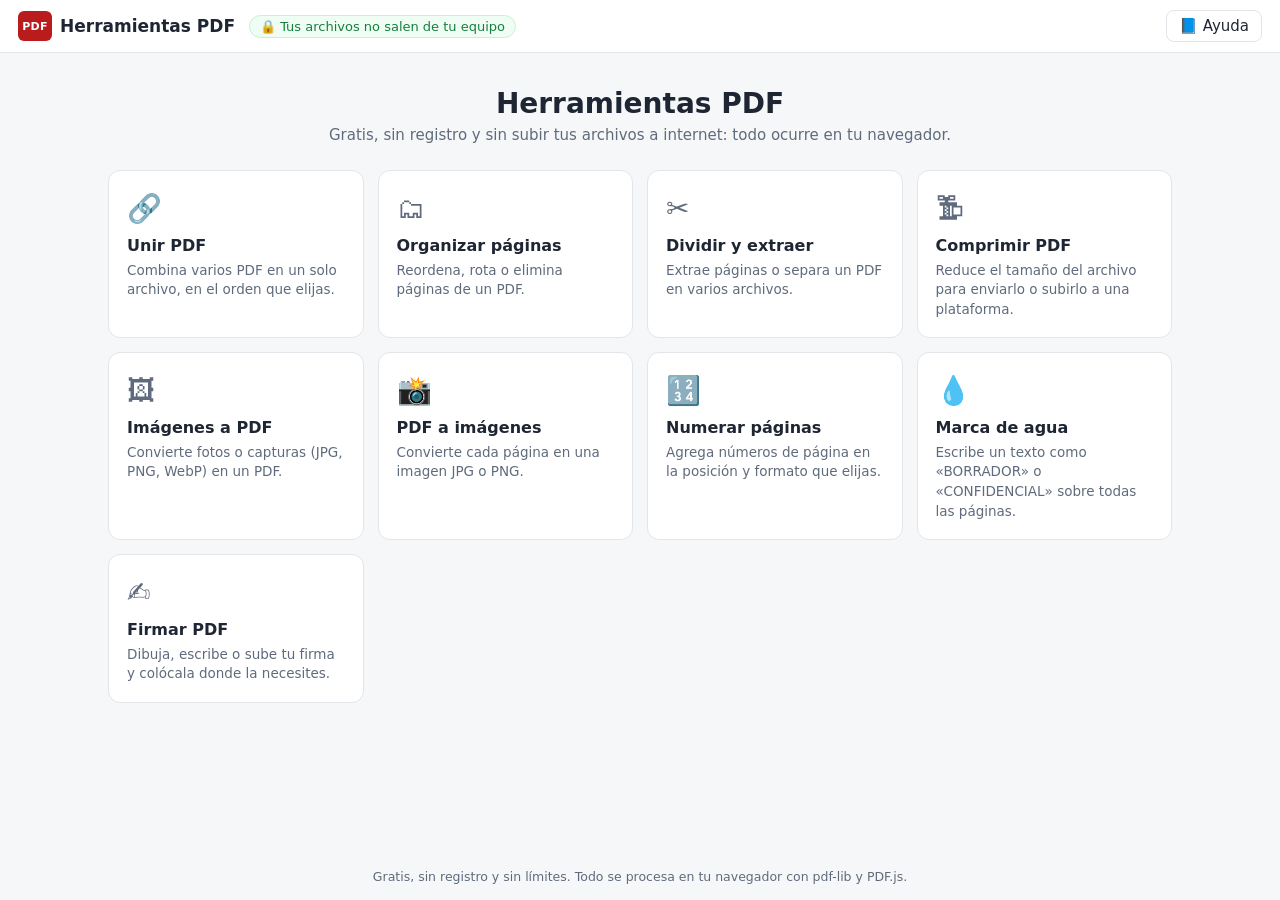
<file: index.html>
<!DOCTYPE html>
<html lang="es">
<head>
<meta charset="UTF-8">
<meta name="viewport" content="width=device-width, initial-scale=1">
<title>Herramientas PDF — gratis y privadas</title>
<meta name="description" content="Une, divide, organiza, comprime, firma y convierte PDF directamente en tu navegador. Tus archivos nunca se suben a un servidor.">
<link rel="icon" href="data:image/svg+xml,%3Csvg xmlns=%22http://www.w3.org/2000/svg%22 viewBox=%220 0 32 32%22%3E%3Crect width=%2232%22 height=%2232%22 rx=%226%22 fill=%22%23b91c1c%22/%3E%3Ctext x=%2216%22 y=%2221%22 font-size=%2210%22 text-anchor=%22middle%22 fill=%22white%22 font-family=%22sans-serif%22 font-weight=%22bold%22%3EPDF%3C/text%3E%3C/svg%3E">
<link rel="stylesheet" href="css/estilos.css">
</head>
<body>
<header class="barra">
  <a href="#" class="marca"><span class="logo">PDF</span><span>Herramientas PDF</span></a>
  <span class="privado" title="Los archivos se procesan en tu dispositivo">🔒 Tus archivos no salen de tu equipo</span>
  <a href="ayuda.html" class="ayuda" target="_blank" rel="noopener">📘 Ayuda</a>
</header>

<main id="vista"></main>

<footer class="pie">Gratis, sin registro y sin límites. Todo se procesa en tu navegador con pdf-lib y PDF.js.</footer>

<div id="cargando" class="cargando" hidden><div class="caja-carga"><div class="giro"></div><div id="cargaTxt">Procesando…</div></div></div>

<script src="lib/pdf-lib.min.js"></script>
<script src="lib/jszip.min.js"></script>
<script type="module" src="js/app.js"></script>
<noscript><p style="padding:20px">Esta aplicación necesita JavaScript.</p></noscript>
</body>
</html>
</file>
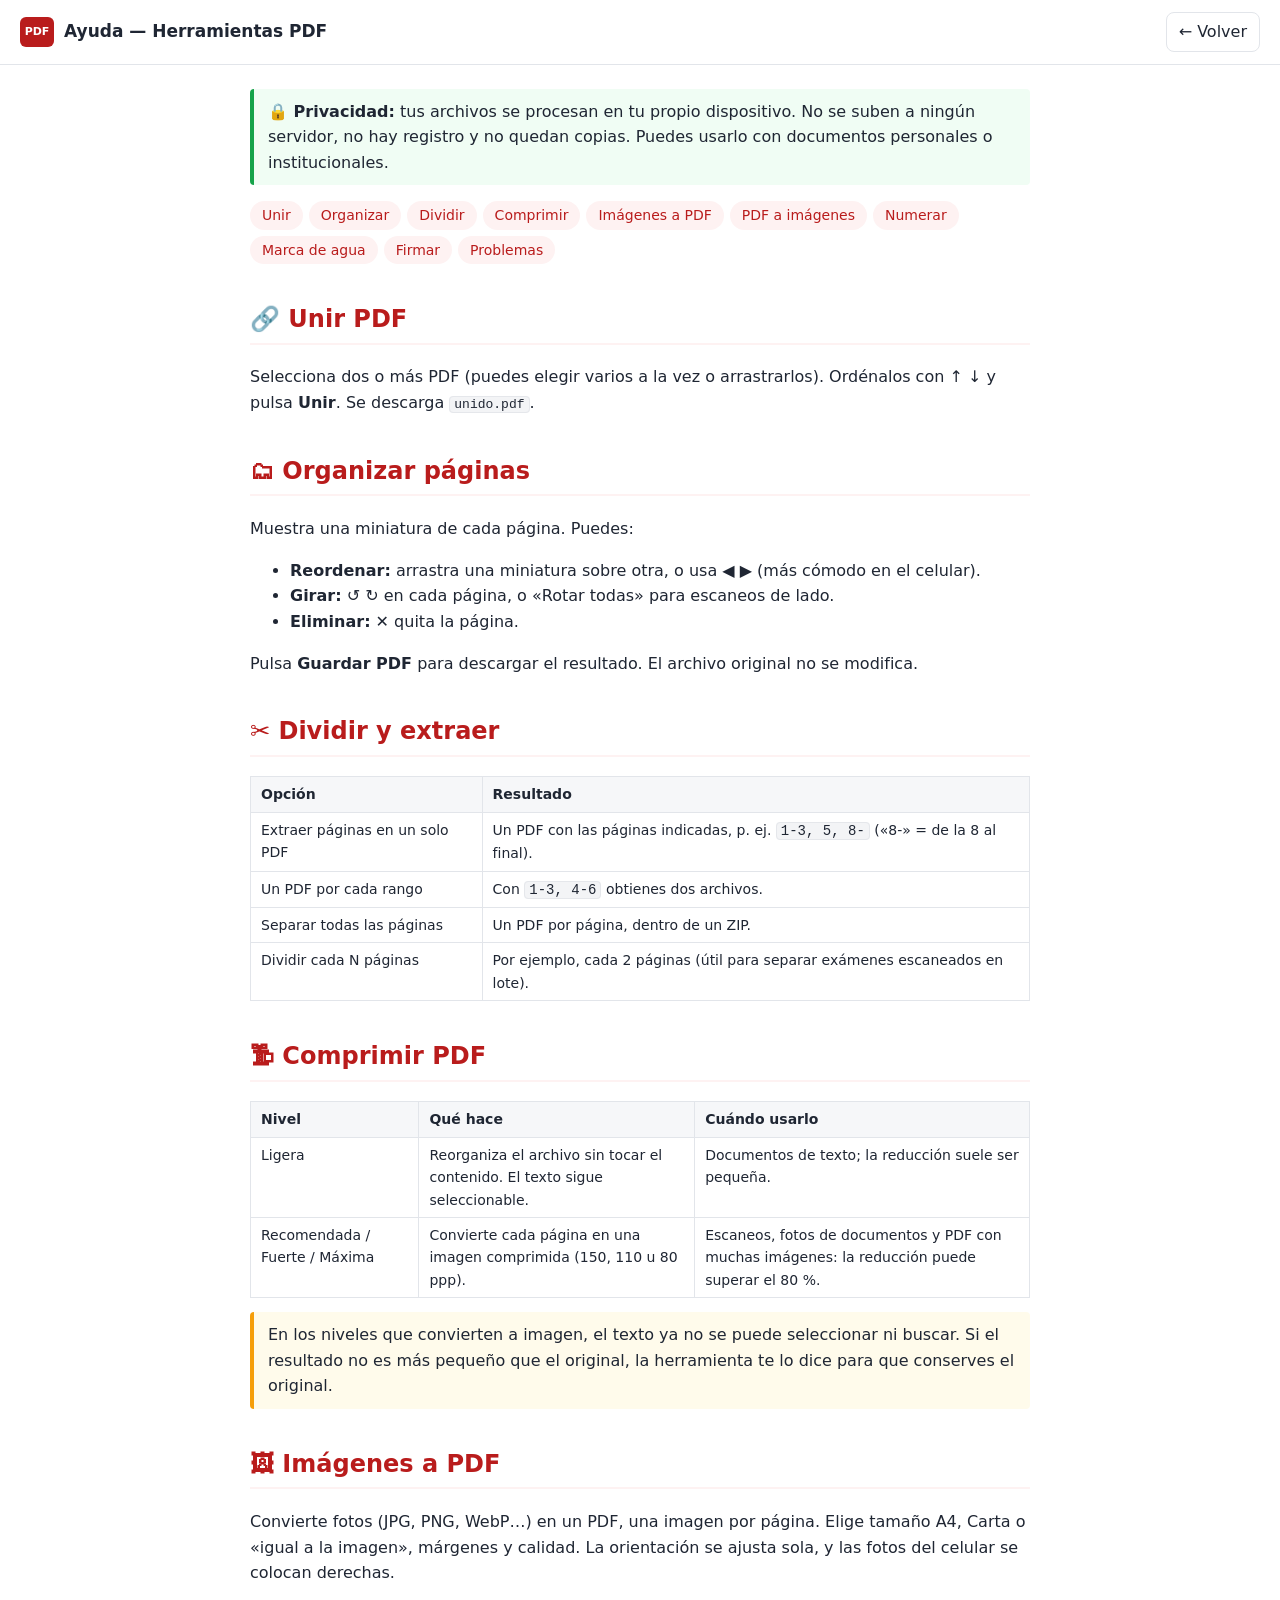
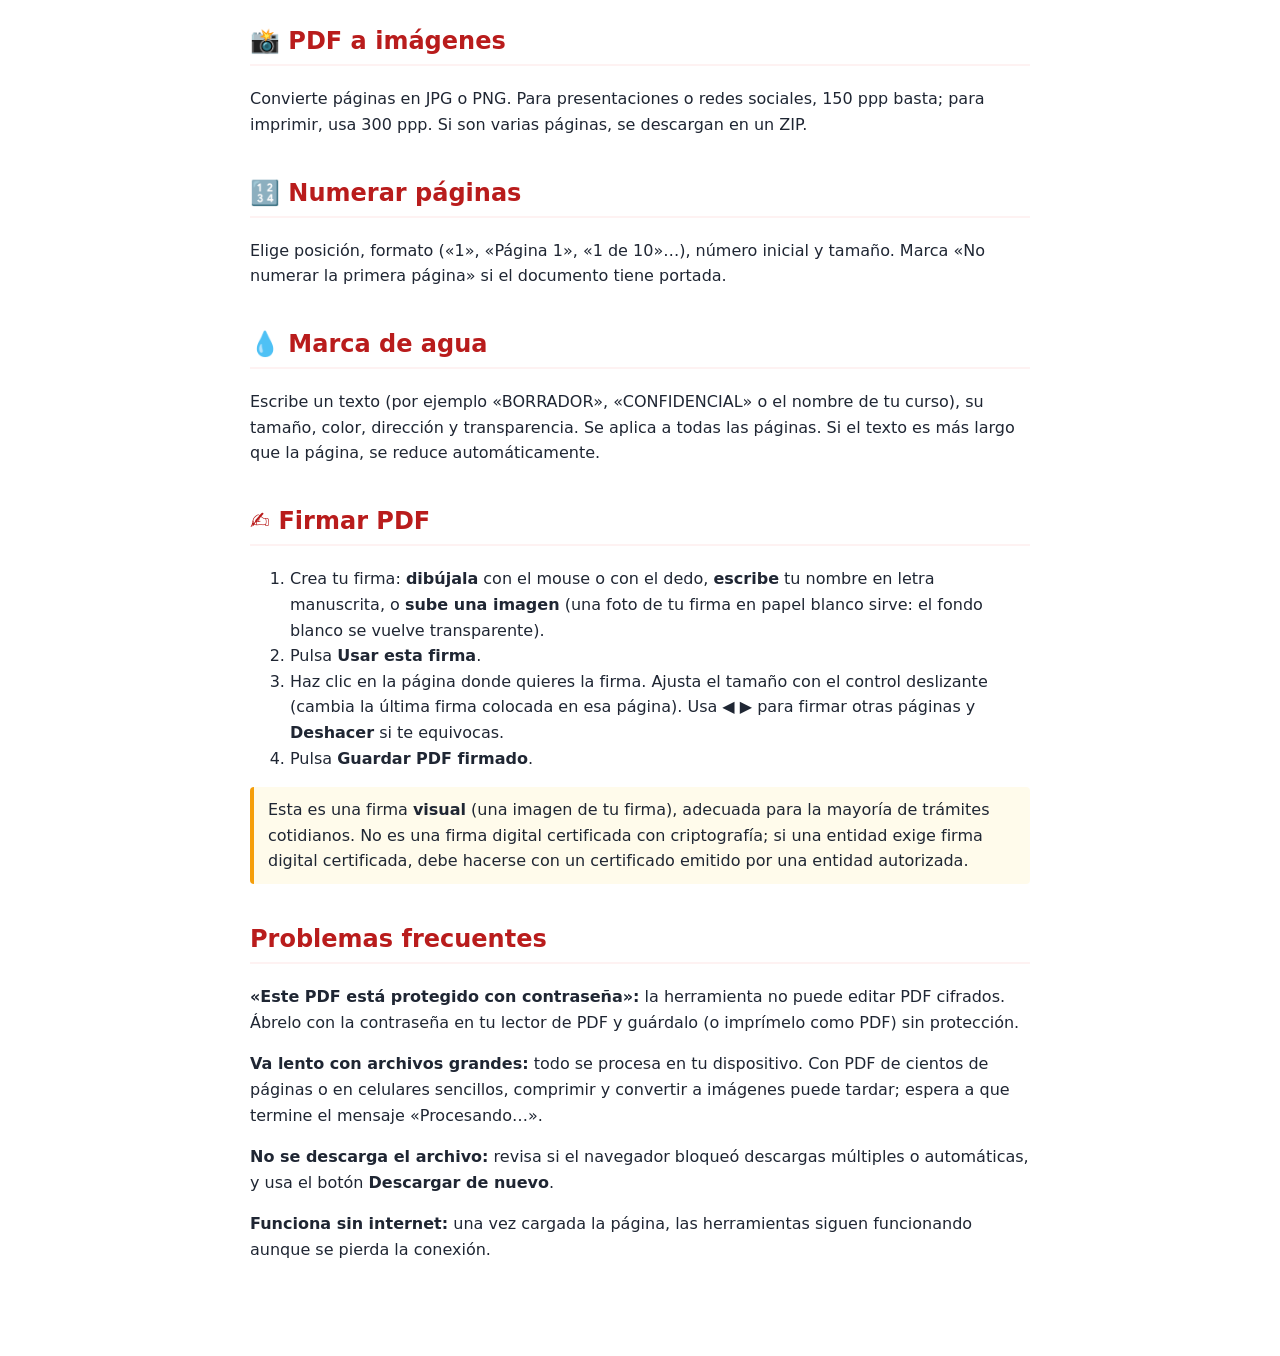
<file: ayuda.html>
<!DOCTYPE html>
<html lang="es">
<head>
<meta charset="UTF-8">
<meta name="viewport" content="width=device-width, initial-scale=1">
<title>Ayuda — Herramientas PDF</title>
<link rel="icon" href="data:image/svg+xml,%3Csvg xmlns=%22http://www.w3.org/2000/svg%22 viewBox=%220 0 32 32%22%3E%3Crect width=%2232%22 height=%2232%22 rx=%226%22 fill=%22%23b91c1c%22/%3E%3Ctext x=%2216%22 y=%2221%22 font-size=%2210%22 text-anchor=%22middle%22 fill=%22white%22 font-family=%22sans-serif%22 font-weight=%22bold%22%3EPDF%3C/text%3E%3C/svg%3E">
<style>
:root{--r:#b91c1c;--claro:#fef2f2;--borde:#e2e5ea;--texto:#1f2633;--suave:#5f6b7c}
*{box-sizing:border-box}
body{margin:0;font-family:system-ui,-apple-system,"Segoe UI",Roboto,sans-serif;color:var(--texto);line-height:1.6;background:#fff}
header{border-bottom:1px solid var(--borde);padding:12px 20px;display:flex;align-items:center;gap:10px;position:sticky;top:0;background:#fff}
header .logo{display:inline-grid;place-items:center;width:34px;height:30px;border-radius:6px;background:var(--r);color:#fff;font-size:11px;font-weight:800}
header h1{font-size:17px;margin:0;flex:1}
header a{border:1px solid var(--borde);border-radius:8px;padding:6px 12px;text-decoration:none;color:var(--texto)}
main{max-width:820px;margin:0 auto;padding:10px 20px 80px}
h2{color:var(--r);border-bottom:2px solid var(--claro);padding-bottom:4px;margin-top:36px;scroll-margin-top:64px}
.indice{display:flex;flex-wrap:wrap;gap:6px;margin:16px 0}
.indice a{background:var(--claro);color:var(--r);border-radius:20px;padding:3px 12px;text-decoration:none;font-size:14px}
.caja{background:#f0fdf4;border-left:4px solid #16a34a;padding:10px 14px;border-radius:4px;margin:14px 0}
.caja.amarilla{background:#fffbeb;border-color:#f59e0b}
code{background:#f3f4f6;border:1px solid #e5e7eb;border-radius:4px;padding:0 4px}
table{border-collapse:collapse;width:100%;font-size:14px}
th,td{border:1px solid var(--borde);padding:6px 10px;text-align:left;vertical-align:top}
th{background:#f6f7f9}
</style>
</head>
<body>
<header><span class="logo">PDF</span><h1>Ayuda — Herramientas PDF</h1><a href="index.html">← Volver</a></header>
<main>
<div class="caja"><b>🔒 Privacidad:</b> tus archivos se procesan en tu propio dispositivo. No se suben a ningún servidor, no hay registro y no quedan copias. Puedes usarlo con documentos personales o institucionales.</div>
<div class="indice"><a href="#unir">Unir</a><a href="#organizar">Organizar</a><a href="#dividir">Dividir</a><a href="#comprimir">Comprimir</a><a href="#imagenes">Imágenes a PDF</a><a href="#aimagen">PDF a imágenes</a><a href="#numerar">Numerar</a><a href="#marca">Marca de agua</a><a href="#firmar">Firmar</a><a href="#problemas">Problemas</a></div>

<h2 id="unir">🔗 Unir PDF</h2>
<p>Selecciona dos o más PDF (puedes elegir varios a la vez o arrastrarlos). Ordénalos con ↑ ↓ y pulsa <b>Unir</b>. Se descarga <code>unido.pdf</code>.</p>

<h2 id="organizar">🗂 Organizar páginas</h2>
<p>Muestra una miniatura de cada página. Puedes:</p>
<ul><li><b>Reordenar:</b> arrastra una miniatura sobre otra, o usa ◀ ▶ (más cómodo en el celular).</li>
<li><b>Girar:</b> ↺ ↻ en cada página, o «Rotar todas» para escaneos de lado.</li>
<li><b>Eliminar:</b> ✕ quita la página.</li></ul>
<p>Pulsa <b>Guardar PDF</b> para descargar el resultado. El archivo original no se modifica.</p>

<h2 id="dividir">✂ Dividir y extraer</h2>
<table>
<tr><th>Opción</th><th>Resultado</th></tr>
<tr><td>Extraer páginas en un solo PDF</td><td>Un PDF con las páginas indicadas, p. ej. <code>1-3, 5, 8-</code> («8-» = de la 8 al final).</td></tr>
<tr><td>Un PDF por cada rango</td><td>Con <code>1-3, 4-6</code> obtienes dos archivos.</td></tr>
<tr><td>Separar todas las páginas</td><td>Un PDF por página, dentro de un ZIP.</td></tr>
<tr><td>Dividir cada N páginas</td><td>Por ejemplo, cada 2 páginas (útil para separar exámenes escaneados en lote).</td></tr>
</table>

<h2 id="comprimir">🗜 Comprimir PDF</h2>
<table>
<tr><th>Nivel</th><th>Qué hace</th><th>Cuándo usarlo</th></tr>
<tr><td>Ligera</td><td>Reorganiza el archivo sin tocar el contenido. El texto sigue seleccionable.</td><td>Documentos de texto; la reducción suele ser pequeña.</td></tr>
<tr><td>Recomendada / Fuerte / Máxima</td><td>Convierte cada página en una imagen comprimida (150, 110 u 80 ppp).</td><td>Escaneos, fotos de documentos y PDF con muchas imágenes: la reducción puede superar el 80 %.</td></tr>
</table>
<div class="caja amarilla">En los niveles que convierten a imagen, el texto ya no se puede seleccionar ni buscar. Si el resultado no es más pequeño que el original, la herramienta te lo dice para que conserves el original.</div>

<h2 id="imagenes">🖼 Imágenes a PDF</h2>
<p>Convierte fotos (JPG, PNG, WebP…) en un PDF, una imagen por página. Elige tamaño A4, Carta o «igual a la imagen», márgenes y calidad. La orientación se ajusta sola, y las fotos del celular se colocan derechas.</p>

<h2 id="aimagen">📸 PDF a imágenes</h2>
<p>Convierte páginas en JPG o PNG. Para presentaciones o redes sociales, 150 ppp basta; para imprimir, usa 300 ppp. Si son varias páginas, se descargan en un ZIP.</p>

<h2 id="numerar">🔢 Numerar páginas</h2>
<p>Elige posición, formato («1», «Página 1», «1 de 10»…), número inicial y tamaño. Marca «No numerar la primera página» si el documento tiene portada.</p>

<h2 id="marca">💧 Marca de agua</h2>
<p>Escribe un texto (por ejemplo «BORRADOR», «CONFIDENCIAL» o el nombre de tu curso), su tamaño, color, dirección y transparencia. Se aplica a todas las páginas. Si el texto es más largo que la página, se reduce automáticamente.</p>

<h2 id="firmar">✍ Firmar PDF</h2>
<ol>
<li>Crea tu firma: <b>dibújala</b> con el mouse o con el dedo, <b>escribe</b> tu nombre en letra manuscrita, o <b>sube una imagen</b> (una foto de tu firma en papel blanco sirve: el fondo blanco se vuelve transparente).</li>
<li>Pulsa <b>Usar esta firma</b>.</li>
<li>Haz clic en la página donde quieres la firma. Ajusta el tamaño con el control deslizante (cambia la última firma colocada en esa página). Usa ◀ ▶ para firmar otras páginas y <b>Deshacer</b> si te equivocas.</li>
<li>Pulsa <b>Guardar PDF firmado</b>.</li>
</ol>
<div class="caja amarilla">Esta es una firma <b>visual</b> (una imagen de tu firma), adecuada para la mayoría de trámites cotidianos. No es una firma digital certificada con criptografía; si una entidad exige firma digital certificada, debe hacerse con un certificado emitido por una entidad autorizada.</div>

<h2 id="problemas">Problemas frecuentes</h2>
<p><b>«Este PDF está protegido con contraseña»:</b> la herramienta no puede editar PDF cifrados. Ábrelo con la contraseña en tu lector de PDF y guárdalo (o imprímelo como PDF) sin protección.</p>
<p><b>Va lento con archivos grandes:</b> todo se procesa en tu dispositivo. Con PDF de cientos de páginas o en celulares sencillos, comprimir y convertir a imágenes puede tardar; espera a que termine el mensaje «Procesando…».</p>
<p><b>No se descarga el archivo:</b> revisa si el navegador bloqueó descargas múltiples o automáticas, y usa el botón <b>Descargar de nuevo</b>.</p>
<p><b>Funciona sin internet:</b> una vez cargada la página, las herramientas siguen funcionando aunque se pierda la conexión.</p>
</main>
</body>
</html>
</file>
<file: css/estilos.css>
:root{--rojo:#b91c1c;--rojo2:#dc2626;--claro:#fef2f2;--borde:#e2e5ea;--gris:#f6f7f9;--texto:#1f2633;--suave:#5f6b7c;--verde:#15803d;--azul:#2563eb}
*{box-sizing:border-box}
html,body{margin:0}
body{font-family:system-ui,-apple-system,"Segoe UI",Roboto,sans-serif;color:var(--texto);background:var(--gris);min-height:100vh;display:flex;flex-direction:column;font-size:15px}
button{font:inherit;cursor:pointer}
input,select{font:inherit}
a{color:var(--azul)}
.barra{display:flex;align-items:center;gap:14px;flex-wrap:wrap;background:#fff;border-bottom:1px solid var(--borde);padding:10px 18px;position:sticky;top:0;z-index:10}
.marca{display:flex;align-items:center;gap:8px;font-weight:700;font-size:17px;color:var(--texto);text-decoration:none}
.logo{display:inline-grid;place-items:center;width:34px;height:30px;border-radius:6px;background:var(--rojo);color:#fff;font-size:11px;font-weight:800;letter-spacing:.03em}
.privado{font-size:13px;color:var(--verde);background:#f0fdf4;border:1px solid #bbf7d0;border-radius:20px;padding:3px 10px}
.ayuda{margin-left:auto;border:1px solid var(--borde);border-radius:8px;padding:6px 12px;text-decoration:none;color:var(--texto)}
main{flex:1;width:100%;max-width:1100px;margin:0 auto;padding:24px 18px 50px}
.pie{text-align:center;color:var(--suave);font-size:12.5px;padding:16px}

/* Inicio */
.titulo{text-align:center;margin:10px 0 26px}
.titulo h1{font-size:28px;margin:0 0 6px}
.titulo p{color:var(--suave);margin:0}
.rejilla{display:grid;grid-template-columns:repeat(auto-fill,minmax(230px,1fr));gap:14px}
.tarjeta{background:#fff;border:1px solid var(--borde);border-radius:12px;padding:18px;text-decoration:none;color:var(--texto);display:flex;flex-direction:column;gap:6px;transition:transform .12s,box-shadow .12s,border-color .12s}
.tarjeta:hover{transform:translateY(-2px);box-shadow:0 8px 24px rgba(0,0,0,.08);border-color:var(--rojo2)}
.tarjeta .ic{font-size:28px}
.tarjeta b{font-size:16px}
.tarjeta span{color:var(--suave);font-size:13.5px;line-height:1.45}

/* Herramienta */
.volver{display:inline-block;margin-bottom:10px;color:var(--suave);text-decoration:none;font-size:14px}
.cab-h{display:flex;align-items:center;gap:12px;margin-bottom:6px}
.cab-h .ic{font-size:32px}
.cab-h h1{margin:0;font-size:24px}
.desc{color:var(--suave);margin:0 0 18px}
.zona{border:2.5px dashed #cbd2db;border-radius:14px;background:#fff;padding:34px 18px;text-align:center;cursor:pointer;transition:border-color .15s,background .15s}
.zona:hover,.zona.sobre{border-color:var(--rojo2);background:var(--claro)}
.zona .grande{font-size:17px;font-weight:600;margin:6px 0}
.zona small{color:var(--suave)}
.boton{display:inline-flex;align-items:center;gap:6px;border:0;background:var(--rojo);color:#fff;font-weight:600;border-radius:9px;padding:10px 20px;font-size:15px}
.boton:hover{background:var(--rojo2)}
.boton:disabled{background:#d1d5db;cursor:not-allowed}
.boton.sec{background:#fff;color:var(--texto);border:1px solid var(--borde);font-weight:500}
.boton.sec:hover{background:var(--gris)}
.panel{background:#fff;border:1px solid var(--borde);border-radius:12px;padding:16px;margin-top:16px}
.panel h3{margin:0 0 10px;font-size:15px}
.opciones{display:flex;flex-wrap:wrap;gap:12px 22px;align-items:flex-end}
.opcion{display:flex;flex-direction:column;gap:4px;font-size:13.5px}
.opcion label{color:var(--suave);font-weight:600;font-size:12.5px}
.opcion input[type=text],.opcion input[type=number],.opcion select{border:1px solid var(--borde);border-radius:7px;padding:7px 9px;background:#fff;min-width:120px}
.opcion input[type=range]{width:160px}
.chk{display:flex;align-items:center;gap:6px;font-size:14px}
.acciones{display:flex;gap:10px;flex-wrap:wrap;align-items:center;margin-top:16px}
.nota{font-size:13px;color:var(--suave)}
.aviso{background:#fffbeb;border:1px solid #fde68a;border-radius:8px;padding:9px 12px;font-size:13.5px;margin-top:12px}
.exito{background:#f0fdf4;border:1px solid #bbf7d0;border-radius:10px;padding:14px 16px;margin-top:16px;display:flex;align-items:center;gap:12px;flex-wrap:wrap}
.exito b{color:var(--verde)}

/* Lista de archivos */
.archivos{list-style:none;padding:0;margin:0;display:flex;flex-direction:column;gap:8px}
.archivos li{display:grid;grid-template-columns:52px 1fr auto;gap:12px;align-items:center;background:#fff;border:1px solid var(--borde);border-radius:10px;padding:8px 10px}
.archivos canvas,.archivos img{width:52px;height:68px;object-fit:contain;border:1px solid var(--borde);border-radius:4px;background:#fff}
.archivos .nom{font-weight:600;overflow:hidden;text-overflow:ellipsis;white-space:nowrap}
.archivos .det{font-size:12.5px;color:var(--suave)}
.mini{border:1px solid var(--borde);background:#fff;border-radius:6px;padding:4px 9px;font-size:14px}
.mini:hover{background:var(--gris)}
.mini.x{color:var(--rojo)}

/* Páginas */
.paginas{display:grid;grid-template-columns:repeat(auto-fill,minmax(130px,1fr));gap:12px}
.pag{background:#fff;border:1px solid var(--borde);border-radius:10px;padding:8px;display:flex;flex-direction:column;align-items:center;gap:6px;position:relative;user-select:none}
.pag.arrastrando{opacity:.4}
.pag.destino{outline:3px solid var(--azul);outline-offset:2px}
.pag.marcada{border-color:var(--rojo2);background:var(--claro)}
.pag .lienzo{width:100%;aspect-ratio:3/4;display:grid;place-items:center;overflow:hidden}
.pag canvas{max-width:100%;max-height:100%;box-shadow:0 1px 4px rgba(0,0,0,.15);transition:transform .2s}
.pag .n{font-size:12px;color:var(--suave)}
.pag .btns{display:flex;gap:4px}
.pag .btns button{border:1px solid var(--borde);background:#fff;border-radius:5px;padding:2px 7px;font-size:13px}
.pag[draggable=true]{cursor:grab}

/* Firma */
.firma-pad{border:2px solid var(--borde);border-radius:10px;background:#fff;touch-action:none;width:100%;max-width:520px;height:180px;display:block;cursor:crosshair}
.pestanas{display:flex;gap:6px;margin-bottom:10px;flex-wrap:wrap}
.pestanas button{border:1px solid var(--borde);background:#fff;border-radius:20px;padding:5px 14px}
.pestanas button.act{background:var(--texto);color:#fff;border-color:var(--texto)}
.lienzo-firma{position:relative;display:inline-block;max-width:100%;border:1px solid var(--borde);box-shadow:0 2px 10px rgba(0,0,0,.08);cursor:copy}
.lienzo-firma canvas{display:block;max-width:100%;height:auto}
.lienzo-firma .colocada{position:absolute;border:1.5px dashed var(--azul);pointer-events:none}
.lienzo-firma .colocada img{width:100%;height:100%;object-fit:contain}
.firma-prev{max-height:70px;max-width:240px;border:1px dashed var(--borde);border-radius:6px;background:#fff;padding:4px}
.nav-pag{display:flex;align-items:center;gap:8px;margin:10px 0}

.cargando{position:fixed;inset:0;background:rgba(255,255,255,.7);display:grid;place-items:center;z-index:50}
.cargando[hidden]{display:none}
.caja-carga{background:#fff;border:1px solid var(--borde);border-radius:12px;padding:20px 28px;box-shadow:0 10px 30px rgba(0,0,0,.12);display:flex;align-items:center;gap:14px}
.giro{width:26px;height:26px;border:3px solid #e5e7eb;border-top-color:var(--rojo);border-radius:50%;animation:g 0.8s linear infinite}
@keyframes g{to{transform:rotate(360deg)}}
.toast{position:fixed;bottom:22px;left:50%;transform:translateX(-50%);background:#1f2633;color:#fff;padding:10px 18px;border-radius:9px;z-index:60;max-width:90vw;box-shadow:0 6px 20px rgba(0,0,0,.25)}
.toast.error{background:var(--rojo)}
@media (max-width:600px){
  .titulo h1{font-size:22px}
  .privado{order:3;width:100%;text-align:center}
  .paginas{grid-template-columns:repeat(auto-fill,minmax(105px,1fr))}
}
</file>
